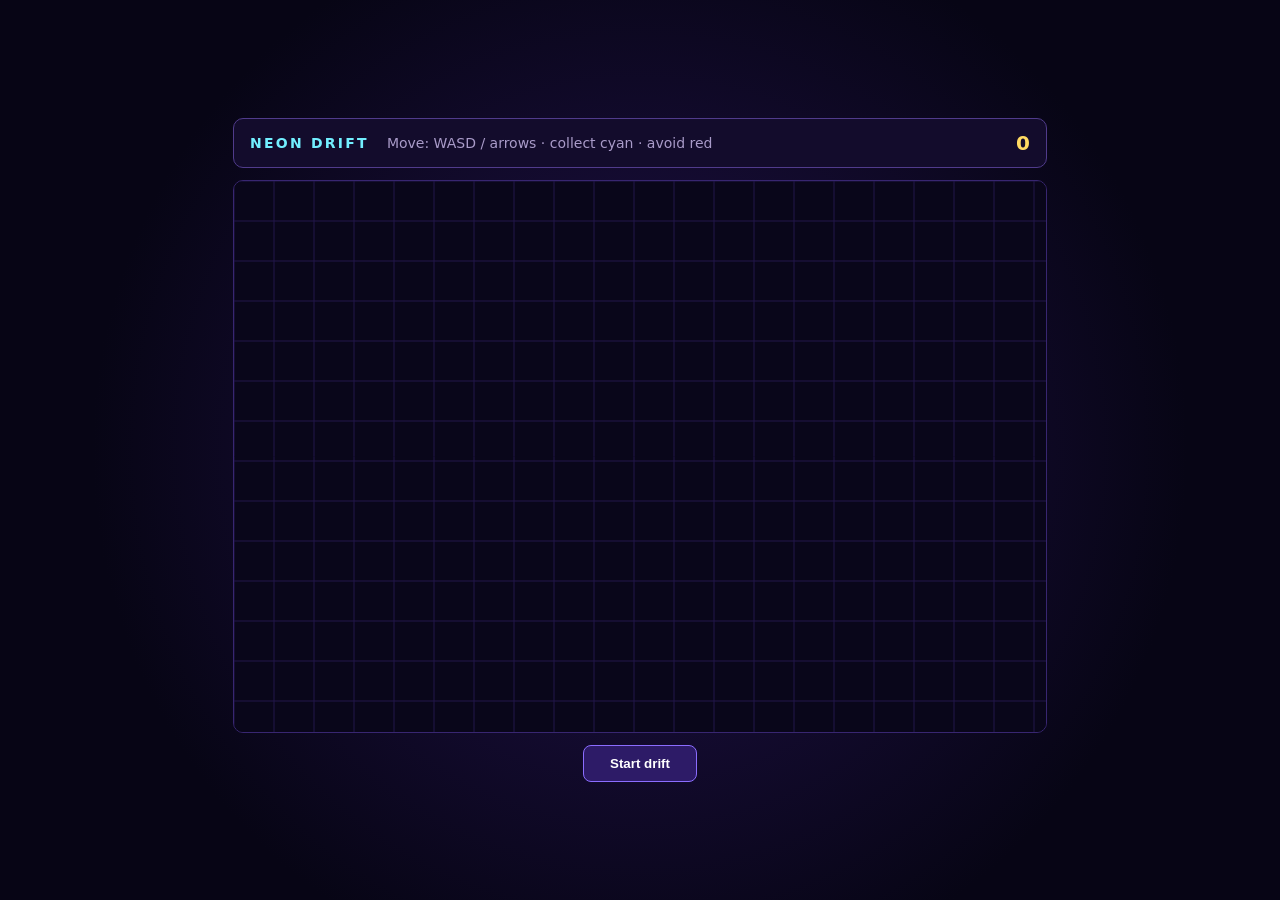
<file: arcade/games/neon-drift/index.html>
<!doctype html><html><head><meta charset="utf-8"><meta name="viewport" content="width=device-width,initial-scale=1"><title>Neon Drift</title><link rel="stylesheet" href="style.css"></head><body><main><header><b>NEON DRIFT</b><span>Move: WASD / arrows · collect cyan · avoid red</span><strong id="hud">0</strong></header><canvas id="game"></canvas><button id="start">Start drift</button></main><script src="game.js"></script></body></html>
</file>
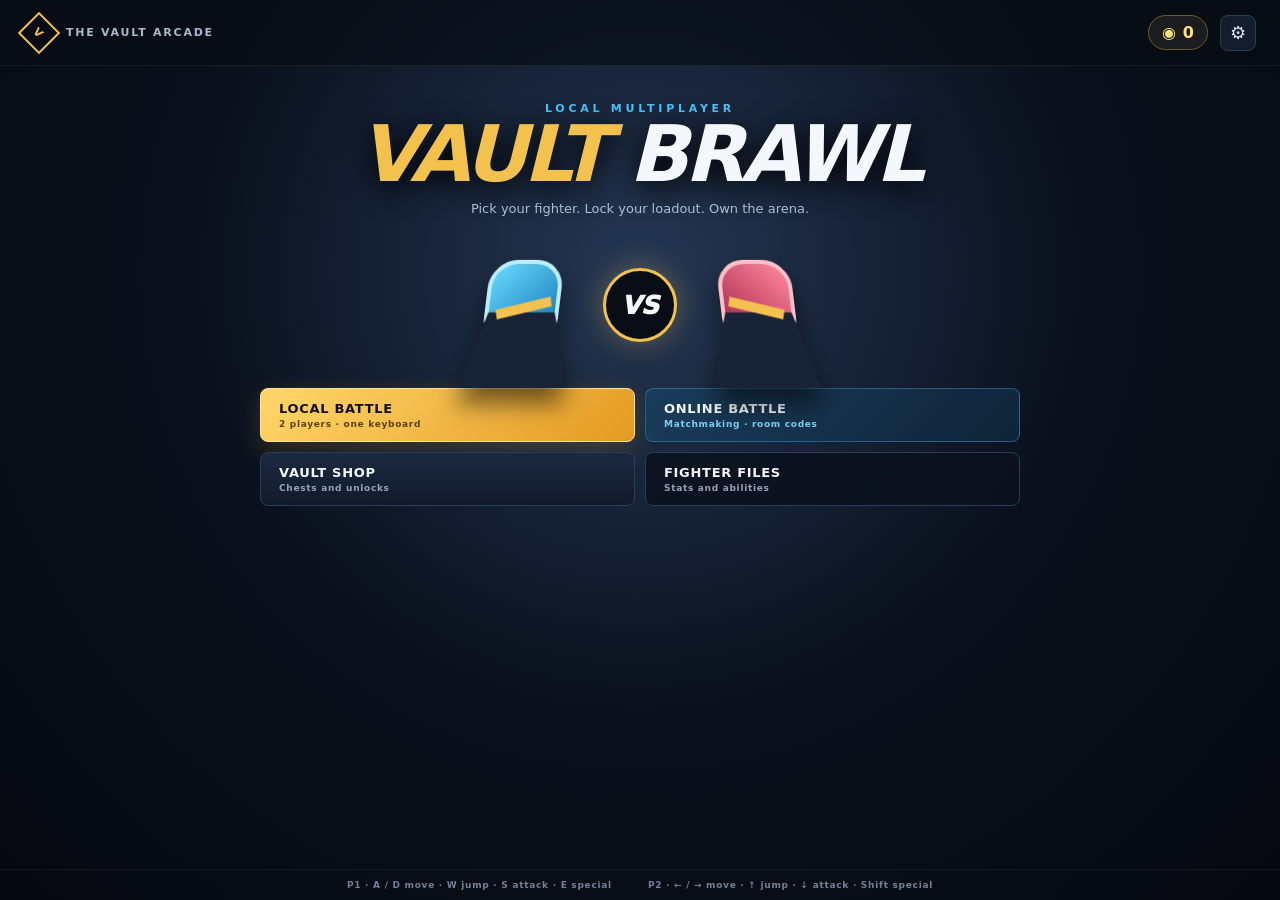
<file: arcade/games/vault-duel/index.html>
<!DOCTYPE html>
<html lang="en">
<head>
  <meta charset="UTF-8"><meta name="viewport" content="width=device-width, initial-scale=1.0">
  <title>Vault Brawl</title><link rel="stylesheet" href="/arcade/games/vault-duel/style.css">
</head>
<body><div id="app">
<section class="screen active menu-screen" id="screen-menu">
  <div class="menu-noise"></div>
  <header class="menu-top"><div class="mini-brand"><span class="vault-mark">V</span><span>THE VAULT ARCADE</span></div><div class="top-actions"><div class="coin-pill">◉ <span id="menuCoins">0</span></div><button type="button" class="icon-btn" data-go="settings" aria-label="Settings">⚙</button></div></header>
  <div class="menu-hero"><div class="hero-kicker">LOCAL MULTIPLAYER</div><h1 class="logo"><span>VAULT</span> BRAWL</h1><p class="tag">Pick your fighter. Lock your loadout. Own the arena.</p>
    <div class="versus-art" aria-hidden="true"><div class="hero-fighter hero-left"><i></i><b></b><em></em></div><div class="hero-vs">VS</div><div class="hero-fighter hero-right"><i></i><b></b><em></em></div></div>
    <div class="menu-btns menu-btns-4"><button type="button" class="btn primary big" data-go="select"><span>LOCAL BATTLE</span><small>2 players · one keyboard</small></button><button type="button" class="btn online-btn" data-go="online-menu"><span>ONLINE BATTLE</span><small>Matchmaking · room codes</small></button><button type="button" class="btn" data-go="shop"><span>VAULT SHOP</span><small>Chests and unlocks</small></button><button type="button" class="btn ghost" data-go="roster"><span>FIGHTER FILES</span><small>Stats and abilities</small></button></div>
  </div>
  <footer class="menu-footer"><span>P1 · A / D move · W jump · S attack · E special</span><span>P2 · ← / → move · ↑ jump · ↓ attack · Shift special</span></footer>
</section>

<section class="screen select-screen" id="screen-select">
  <header class="select-topbar"><button type="button" class="back-btn" data-go="menu">← BACK</button><div><span class="eyebrow">MATCH SETUP</span><h2>Choose your fighters</h2></div><div class="coin-pill sm">◉ <span id="selectCoins">0</span></div></header>
  <div class="versus-lobby">
    <article class="player-bay p1-bay" id="p1Bay"><div class="bay-heading"><span class="player-number">01</span><div><small>PLAYER ONE</small><strong id="p1Name">Vault</strong></div></div><div class="selector-stage"><button type="button" class="cycle-btn" data-cycle="1" data-dir="-1">‹</button><div class="fighter-preview" id="p1Preview"></div><button type="button" class="cycle-btn" data-cycle="1" data-dir="1">›</button></div><div class="fighter-meta" id="p1Meta"></div><button type="button" class="ready-btn" id="p1Ready"><span class="ready-icon">×</span><span class="ready-copy"><b>NOT READY</b><small>Click to lock fighter</small></span></button><div class="control-card"><kbd>A</kbd><kbd>D</kbd><span>MOVE</span><kbd>W</kbd><span>JUMP</span><kbd>S</kbd><span>ATTACK</span></div></article>
    <section class="match-column"><div class="vs-badge">VS</div><div class="mode-card"><span class="eyebrow">GAME MODE</span><strong>Classic 1v1</strong><small>3 stocks · last fighter standing</small></div><div class="stage-card"><div class="stage-head"><span class="eyebrow">STAGE</span><strong id="stageName">Random</strong></div><div class="stage-preview" id="stagePreview"></div><div class="stage-nav"><button type="button" class="cycle-btn small" data-map-cycle="-1">‹</button><span id="stageIndex">Random arena</span><button type="button" class="cycle-btn small" data-map-cycle="1">›</button></div></div><button type="button" class="btn primary fight-btn" id="startBattle" disabled>WAITING FOR PLAYERS</button></section>
    <article class="player-bay p2-bay" id="p2Bay"><div class="bay-heading"><span class="player-number">02</span><div><small>PLAYER TWO</small><strong id="p2Name">Blitz</strong></div></div><div class="selector-stage"><button type="button" class="cycle-btn" data-cycle="2" data-dir="-1">‹</button><div class="fighter-preview" id="p2Preview"></div><button type="button" class="cycle-btn" data-cycle="2" data-dir="1">›</button></div><div class="fighter-meta" id="p2Meta"></div><button type="button" class="ready-btn" id="p2Ready"><span class="ready-icon">×</span><span class="ready-copy"><b>NOT READY</b><small>Click to lock fighter</small></span></button><div class="control-card"><kbd>←</kbd><kbd>→</kbd><span>MOVE</span><kbd>↑</kbd><span>JUMP</span><kbd>↓</kbd><span>ATTACK</span></div></article>
  </div>
  <div class="fighter-dock"><span class="dock-label">FIGHTER GRID</span><div class="char-row" id="sharedChars"></div></div>
</section>

<section class="screen online-menu-screen" id="screen-online-menu">
  <div class="online-card online-card-wide">
    <button type="button" class="back-btn" data-go="menu">← BACK</button>
    <span class="eyebrow">ONLINE MULTIPLAYER</span>
    <h2>Vault Brawl Online</h2>
    <p class="online-lead">Sign in to create or join a room. Public lobbies appear in the browser below.</p>
    <div class="online-user" id="onlineUser">Checking account…</div>

    <div class="online-signin" id="onlineSigninPanel">
      <div class="signin-grid">
        <label class="signin-field"><span>Username</span><input type="text" id="onlineAuthUser" maxlength="24" autocomplete="username" spellcheck="false"></label>
        <label class="signin-field"><span>Password</span><input type="password" id="onlineAuthPass" maxlength="64" autocomplete="current-password"></label>
      </div>
      <div class="signin-actions">
        <button type="button" class="btn primary" id="onlineSigninBtn">SIGN IN</button>
        <button type="button" class="btn ghost" id="onlineRetryAuthBtn">Retry auto sign-in</button>
      </div>
    </div>

    <div class="online-actions" id="onlineActionsPanel" hidden>
      <div class="create-room-card">
        <span class="eyebrow">CREATE</span>
        <label class="signin-field"><span>Lobby name</span><input type="text" id="onlineRoomName" maxlength="32" placeholder="My Vault lobby"></label>
        <label class="public-toggle"><input type="checkbox" id="onlinePublicCheck" checked> List this room publicly</label>
        <button type="button" class="btn primary" id="onlineCreateBtn">CREATE ROOM</button>
      </div>
      <div class="join-room-card">
        <span class="eyebrow">JOIN WITH CODE</span>
        <div class="join-row">
          <input type="text" id="onlineJoinCode" maxlength="8" placeholder="ROOM CODE" autocomplete="off" spellcheck="false">
          <button type="button" class="btn" id="onlineJoinBtn">JOIN</button>
        </div>
      </div>
      <div class="public-browser">
        <div class="public-browser-head">
          <span class="eyebrow">PUBLIC LOBBIES</span>
          <button type="button" class="btn tiny" id="onlineLobbyRefresh">Refresh</button>
        </div>
        <input type="search" id="onlineLobbySearch" maxlength="32" placeholder="Search by name, host, or code…" autocomplete="off" spellcheck="false">
        <div class="public-lobby-list" id="onlineLobbyList"><div class="public-lobby-empty">Loading public lobbies…</div></div>
      </div>
    </div>

    <p class="online-note" id="onlineMenuError"></p>
    <div class="controls-help online-controls">
      <h3>Online controls</h3>
      <p><b>Move</b> A / D · <b>Jump</b> W or Space · <b>Aim</b> mouse up/down · <b>Fire</b> click · <b>Special</b> E</p>
    </div>
  </div>
</section>

<section class="screen online-lobby-screen" id="screen-online-lobby">
  <header class="select-topbar"><button type="button" class="back-btn" id="onlineLeaveBtn">← LEAVE</button><div><span class="eyebrow">ONLINE LOBBY</span><h2>Waiting room</h2></div><div class="room-code-pill"># <span id="onlineRoomCode">----</span></div></header>
  <div class="online-lobby-grid">
    <article class="player-bay p1-bay online-bay">
      <div class="bay-heading"><span class="player-number">YOU</span><div><small id="onlineMyLabel">PLAYER</small><strong id="onlineMyName">—</strong></div></div>
      <div class="selector-stage"><button type="button" class="cycle-btn" id="onlineCharPrev">‹</button><div class="fighter-preview" id="onlineMyPreview"></div><button type="button" class="cycle-btn" id="onlineCharNext">›</button></div>
      <div class="fighter-meta" id="onlineMyMeta"></div>
      <button type="button" class="ready-btn" id="onlineReadyBtn"><span class="ready-icon">×</span><span class="ready-copy"><b>NOT READY</b><small>Lock fighter to ready up</small></span></button>
    </article>
    <section class="match-column online-match-column">
      <div class="vs-badge">VS</div>
      <div class="mode-card"><span class="eyebrow">ROOM</span><strong id="onlineStatusText">Waiting for opponent…</strong><small id="onlineStatusSub">Share the room code</small></div>
      <div class="stage-card"><div class="stage-head"><span class="eyebrow">STAGE</span><strong id="onlineStageName">Random</strong></div><div class="stage-preview" id="onlineStagePreview"></div><div class="stage-nav"><button type="button" class="cycle-btn small" id="onlineMapPrev">‹</button><span id="onlineStageIndex">Random arena</span><button type="button" class="cycle-btn small" id="onlineMapNext">›</button></div></div>
      <button type="button" class="btn primary fight-btn" id="onlineStartBtn" disabled>WAITING FOR PLAYERS</button>
    </section>
    <article class="player-bay p2-bay online-bay opponent-bay">
      <div class="bay-heading"><span class="player-number">02</span><div><small>OPPONENT</small><strong id="onlineOppName">Waiting…</strong></div></div>
      <div class="selector-stage"><div class="fighter-preview" id="onlineOppPreview"><div class="waiting-slot">?</div></div></div>
      <div class="fighter-meta" id="onlineOppMeta"></div>
      <div class="ready-btn readonly" id="onlineOppReady"><span class="ready-icon">×</span><span class="ready-copy"><b>NOT READY</b><small>—</small></span></div>
    </article>
  </div>
  <p class="online-lobby-error" id="onlineLobbyError"></p>
</section>

<section class="screen" id="screen-shop"><div class="topbar"><button type="button" class="btn tiny" data-go="menu">← Menu</button><h2>Vault shop</h2><div class="coin-pill sm">◉ <span id="shopCoins">0</span></div></div><div class="chest-grid"><div class="chest-card"><div class="chest-icon normal">▣</div><h3>Vault Chest</h3><p>Common fighters and coin refunds</p><button type="button" class="btn" id="buyNormal">40 coins</button></div><div class="chest-card rare"><div class="chest-icon">◆</div><h3>Rare Chest</h3><p>Rare fighters and larger refunds</p><button type="button" class="btn gold" id="buyRare">120 coins</button></div></div><div class="shop-result" id="shopResult"></div></section>
<section class="screen" id="screen-roster"><div class="topbar"><button type="button" class="btn tiny" data-go="menu">← Menu</button><h2>Fighter files</h2><span></span></div><div class="roster-grid" id="rosterGrid"></div></section>
<section class="screen settings-screen" id="screen-settings"><div class="settings-card"><button type="button" class="close-settings" data-go="menu">×</button><span class="eyebrow">SYSTEM</span><h2>Battle settings</h2><div class="setting-row"><div><strong>Sound effects</strong><small>Menu and combat feedback</small></div><button type="button" class="toggle active" id="soundToggle">ON</button></div><div class="setting-row"><div><strong>Screen shake</strong><small>Impact motion during heavy hits</small></div><button type="button" class="toggle active" id="shakeToggle">ON</button></div><div class="controls-help"><h3>Controls</h3><p><b>P1</b> A/D move · W jump · S attack · E special</p><p><b>P2</b> Arrow keys move/jump · Down attack · Shift special</p><p><b>Match</b> Escape returns to fighter select</p></div></div></section>
<section class="screen" id="screen-battle"><canvas id="c" width="960" height="540"></canvas><div class="battle-hud" id="battleHud"></div><button type="button" class="battle-menu-btn" id="battleMenuBtn">☰</button></section>
<section class="screen" id="screen-results"><div class="result-card"><span class="eyebrow">MATCH COMPLETE</span><h2 id="resultTitle">Player 1 wins!</h2><div class="winner-preview" id="winnerPreview"></div><p id="resultDetail">+15 coins</p><div class="result-btns"><button type="button" class="btn primary" id="rematchBtn">Rematch</button><button type="button" class="btn" id="changeFightersBtn">Change fighters</button><button type="button" class="btn ghost" id="onlineResultLobbyBtn" style="display:none">Back to lobby</button><button type="button" class="btn ghost" data-go="menu">Main menu</button></div></div></section>
</div>
<script src="/arcade/games/vault-duel/data.js"></script><script src="/arcade/games/vault-duel/storage.js"></script><script src="/arcade/games/vault-duel/battle.js"></script><script src="/arcade/games/vault-duel/online.js"></script><script src="/arcade/games/vault-duel/main.js"></script>
</body></html>
</file>
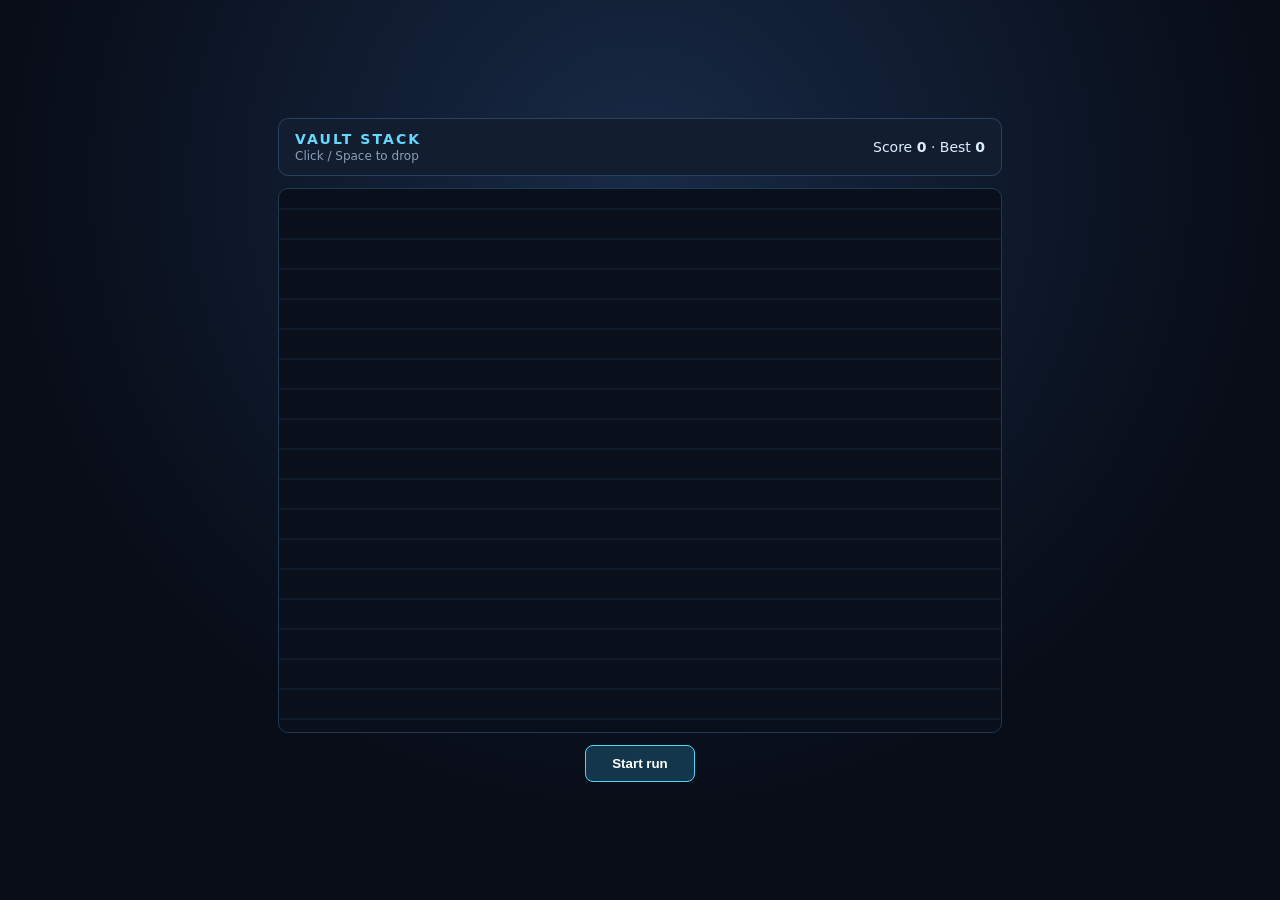
<file: arcade/games/vault-stack/index.html>
<!doctype html><html><head><meta charset="utf-8"><meta name="viewport" content="width=device-width,initial-scale=1"><title>Vault Stack</title><link rel="stylesheet" href="style.css"></head><body><main><header><div><b>VAULT STACK</b><span>Click / Space to drop</span></div><div>Score <strong id="score">0</strong> · Best <strong id="best">0</strong></div></header><canvas id="game"></canvas><button id="start">Start run</button></main><script src="game.js"></script></body></html>
</file>
<file: arcade/games/neon-drift/style.css>
*{box-sizing:border-box}html,body{margin:0;height:100%;overflow:hidden;background:#070515;color:#e8e4ff;font:14px system-ui}body{display:grid;place-items:center;background:radial-gradient(circle at center,#20114a,#070515 70%)}main{width:min(850px,100%);height:min(700px,100%);padding:18px;display:flex;flex-direction:column}header{display:flex;align-items:center;gap:18px;padding:12px 16px;border:1px solid #503b8b;background:#130c2c;border-radius:10px}header b{color:#72efff;letter-spacing:.16em}header span{flex:1;color:#a99bc9}#hud{font-size:20px;color:#ffda62}canvas{width:100%;flex:1;min-height:0;margin:12px 0;border:1px solid #382671;border-radius:10px;background:#09061a}button{align-self:center;padding:10px 26px;border:1px solid #8b6dff;border-radius:8px;background:#2d1b67;color:white;font-weight:800;cursor:pointer}
</file>
<file: arcade/games/vault-duel/style.css>
:root{--bg:#070b14;--panel:#101827;--panel2:#172338;--line:#2b3d58;--text:#f4f7fb;--muted:#92a2b8;--gold:#f2c14e;--blue:#4cc9ff;--red:#ff5f7a;--green:#55e6a5}
*{box-sizing:border-box;margin:0;padding:0}html,body,#app{width:100%;height:100%}body{overflow:hidden;background:var(--bg);color:var(--text);font-family:Inter,"Segoe UI",system-ui,sans-serif}.screen{position:absolute;inset:0;display:none;flex-direction:column;align-items:center;justify-content:center;padding:20px;overflow:auto;background:radial-gradient(circle at 50% 0,#17233a 0,transparent 50%),var(--bg)}.screen.active{display:flex}.eyebrow{font-size:10px;font-weight:900;letter-spacing:.2em;color:var(--gold)}button{font:inherit}.btn{border:1px solid var(--line);background:linear-gradient(180deg,#1b2940,#111a2a);color:var(--text);padding:12px 18px;border-radius:8px;font-size:14px;font-weight:900;letter-spacing:.05em;cursor:pointer;transition:.18s transform,.18s border-color,.18s filter}.btn:hover{transform:translateY(-2px);border-color:#5b7396;filter:brightness(1.1)}.btn.primary{background:linear-gradient(135deg,#ffd66a,#e49a22);color:#13100a;border-color:#ffe493;box-shadow:0 8px 26px #e2a62e33}.btn.gold{background:linear-gradient(135deg,#a884ff,#6949db)}.btn.ghost{background:#0b111ddd}.btn.tiny{padding:7px 11px;font-size:11px}.btn:disabled{opacity:.4;cursor:not-allowed;transform:none;filter:none}.coin-pill{display:flex;gap:7px;align-items:center;color:#ffe178;background:#1a1c1f;border:1px solid #6f5b25;border-radius:999px;padding:7px 13px;font-weight:900}.coin-pill.sm{font-size:12px;padding:6px 11px}

.menu-screen{justify-content:flex-start;padding:0;overflow:hidden;background:radial-gradient(circle at 50% 30%,#253754 0,#0a101c 50%,#05080e 100%)}.menu-noise{position:absolute;inset:0;opacity:.12;background-image:linear-gradient(90deg,transparent 49.5%,#fff1 50%,transparent 50.5%),linear-gradient(#fff08 1px,transparent 1px);background-size:120px 100%,100% 5px;pointer-events:none}.menu-top{height:66px;width:100%;display:flex;align-items:center;justify-content:space-between;padding:0 24px;border-bottom:1px solid #ffffff12;background:#070c14aa;z-index:2}.mini-brand,.top-actions{display:flex;align-items:center;gap:12px}.mini-brand{font-size:11px;font-weight:900;letter-spacing:.16em;color:#aab8ca}.vault-mark{display:grid;place-items:center;width:30px;height:30px;border:2px solid var(--gold);transform:rotate(45deg);color:var(--gold)}.vault-mark::first-letter{transform:rotate(-45deg)}.icon-btn{width:36px;height:36px;border:1px solid var(--line);border-radius:8px;background:#131d2e;color:#d9e4f2;font-size:18px;cursor:pointer}.menu-hero{position:relative;z-index:1;display:flex;flex-direction:column;align-items:center;flex:1;min-height:0;padding-top:4vh}.hero-kicker{font-size:11px;font-weight:900;letter-spacing:.34em;color:var(--blue)}.logo{font-size:clamp(44px,7vw,78px);font-style:italic;letter-spacing:-.05em;line-height:1;text-shadow:0 6px 30px #000}.logo span{color:var(--gold)}.tag{margin-top:8px;color:#aebdd0;font-size:13px}.versus-art{height:170px;width:min(620px,85vw);position:relative;display:flex;align-items:center;justify-content:center;margin:4px 0 -2px}.hero-vs{position:relative;z-index:3;width:74px;height:74px;display:grid;place-items:center;border-radius:50%;background:#080d16;border:3px solid var(--gold);font-size:25px;font-style:italic;font-weight:1000;box-shadow:0 0 30px #f2c14e55}.hero-fighter{position:absolute;width:145px;height:145px;bottom:0;filter:drop-shadow(0 16px 12px #0008)}.hero-left{left:19%;transform:skew(-7deg)}.hero-right{right:19%;transform:scaleX(-1) skew(-7deg)}.hero-fighter i{position:absolute;width:74px;height:76px;border-radius:28px 28px 18px 18px;background:linear-gradient(135deg,#67dbff,#1878b5);left:36px;top:15px;border:4px solid #bcedff}.hero-right i{background:linear-gradient(135deg,#ff8a9c,#a8254d);border-color:#ffc0ca}.hero-fighter b{position:absolute;width:110px;height:76px;left:18px;top:67px;background:#182337;clip-path:polygon(20% 0,80% 0,100% 100%,0 100%)}.hero-fighter em{position:absolute;width:55px;height:10px;background:var(--gold);top:58px;left:47px;transform:rotate(-14deg)}.menu-btns{display:grid;grid-template-columns:1.4fr 1fr 1fr;gap:10px;width:min(720px,92vw)}.menu-btns .btn{display:flex;flex-direction:column;align-items:flex-start;text-align:left}.menu-btns .btn span{font-size:13px}.menu-btns .btn small{margin-top:3px;font-size:9px;font-weight:600;color:#93a3b9}.menu-btns .primary small{color:#5c4316}.menu-footer{width:100%;display:flex;justify-content:center;gap:36px;padding:10px;color:#718198;font-size:9px;font-weight:800;letter-spacing:.08em;border-top:1px solid #ffffff0d}

.select-screen{justify-content:flex-start;padding:0;background:linear-gradient(90deg,#0b2031 0,#0a101b 43%,#0a101b 57%,#24121e 100%)}.select-topbar{height:70px;width:100%;display:grid;grid-template-columns:1fr auto 1fr;align-items:center;padding:0 20px;border-bottom:1px solid #ffffff18;background:#060a11cc}.select-topbar>div{text-align:center}.select-topbar h2{font-size:19px;text-transform:uppercase;letter-spacing:.06em}.select-topbar .coin-pill{justify-self:end}.back-btn{justify-self:start;background:none;border:0;color:#aab9ca;font-size:11px;font-weight:900;cursor:pointer}.versus-lobby{display:grid;grid-template-columns:minmax(250px,1fr) minmax(190px,250px) minmax(250px,1fr);width:100%;flex:1;min-height:400px}.player-bay{position:relative;padding:16px 26px 12px;display:flex;flex-direction:column;align-items:center;overflow:hidden}.player-bay::before{content:"";position:absolute;inset:0;background:linear-gradient(180deg,#4cc9ff12,transparent 65%);pointer-events:none}.p2-bay::before{background:linear-gradient(180deg,#ff5f7a12,transparent 65%)}.bay-heading{width:100%;display:flex;gap:10px;align-items:center;z-index:1}.bay-heading small{display:block;font-size:9px;font-weight:900;letter-spacing:.2em;color:#8ea3bb}.bay-heading strong{font-size:24px;text-transform:uppercase;font-style:italic}.player-number{font-size:28px;font-weight:1000;color:var(--blue);opacity:.5}.p2-bay .player-number{color:var(--red)}.selector-stage{display:grid;grid-template-columns:42px 1fr 42px;align-items:center;width:100%;max-width:390px;flex:1;min-height:160px}.cycle-btn{width:40px;height:56px;border:1px solid #456482;background:#101b2c;color:#e9f7ff;font-size:35px;line-height:1;border-radius:8px;cursor:pointer}.cycle-btn:hover{border-color:var(--gold);color:var(--gold)}.fighter-preview{position:relative;height:190px;display:flex;align-items:center;justify-content:center}.fighter-model{position:relative;width:104px;height:160px;filter:drop-shadow(0 20px 13px #0009)}.fighter-model::before{content:"";position:absolute;width:78px;height:73px;left:13px;top:4px;border-radius:30px 30px 20px 20px;background:var(--fighter);border:4px solid color-mix(in srgb,var(--fighter),white 35%);box-shadow:inset 0 -15px 0 var(--accent)}.fighter-model::after{content:"";position:absolute;width:96px;height:89px;left:4px;top:68px;background:linear-gradient(90deg,var(--accent),var(--fighter));clip-path:polygon(17% 0,83% 0,100% 88%,72% 100%,50% 82%,28% 100%,0 88%)}.fighter-face{position:absolute;z-index:2;top:34px;left:32px;width:40px;height:11px;border-top:6px solid #08101a;border-radius:50%;box-shadow:0 10px 0 -3px #08101a}.fighter-weapon{position:absolute;z-index:3;width:72px;height:10px;background:var(--weapon);right:-33px;top:83px;transform:rotate(-13deg);box-shadow:0 0 12px var(--weapon)}.fighter-platform{position:absolute;bottom:2px;width:170px;height:28px;border-radius:50%;background:#ffffff12;border:1px solid #ffffff20;box-shadow:0 0 35px color-mix(in srgb,var(--fighter),transparent 45%)}.fighter-meta{display:grid;grid-template-columns:repeat(3,1fr);gap:6px;width:100%;max-width:360px;margin-bottom:10px}.stat{padding:6px;text-align:center;background:#07101c88;border:1px solid #ffffff12;border-radius:6px}.stat b{display:block;font-size:13px}.stat small{font-size:8px;color:#8292a8}.ready-btn{display:flex;align-items:center;justify-content:center;gap:10px;width:100%;max-width:360px;padding:8px;border:1px solid #47566c;background:#0b111b;color:#b7c2d0;border-radius:8px;cursor:pointer}.ready-icon{font-size:32px;color:var(--red);font-weight:300}.ready-copy{text-align:left}.ready-copy b,.ready-copy small{display:block}.ready-copy b{font-size:15px}.ready-copy small{font-size:9px;color:#77879c}.ready-btn.ready{border-color:var(--green);background:#0f2a24;color:#eafff7}.ready-btn.ready .ready-icon{color:var(--green)}.ready-btn.ready .ready-copy small{color:#8ed4bb}.player-bay.ready{box-shadow:inset 0 0 45px #55e6a522}.control-card{display:flex;align-items:center;gap:5px;margin-top:8px;color:#78899f;font-size:8px;font-weight:900}.control-card kbd{display:grid;place-items:center;min-width:20px;height:20px;padding:0 4px;background:#dce8f6;color:#182335;border-radius:3px;box-shadow:0 2px 0 #718196}.match-column{position:relative;z-index:2;display:flex;flex-direction:column;justify-content:center;align-items:center;gap:10px;padding:14px;border-left:1px solid #ffffff12;border-right:1px solid #ffffff12;background:#070c14bb}.vs-badge{width:64px;height:64px;display:grid;place-items:center;border-radius:50%;background:#121a28;border:2px solid var(--gold);font-size:23px;font-weight:1000;font-style:italic;color:var(--gold);box-shadow:0 0 28px #f2c14e2e}.mode-card,.stage-card{width:100%;padding:10px;border:1px solid var(--line);background:#111a29;border-radius:8px;text-align:center}.mode-card strong,.mode-card small{display:block}.mode-card strong{margin:3px 0;font-size:14px}.mode-card small{font-size:9px;color:#8293a8}.stage-head{display:flex;justify-content:space-between;align-items:center}.stage-head strong{font-size:11px}.stage-preview{height:72px;margin:8px 0;border-radius:5px;overflow:hidden;position:relative;border:1px solid #ffffff22}.stage-preview::after{content:"";position:absolute;left:12%;right:12%;bottom:15px;height:9px;background:var(--stage-accent,#4cc9ff);box-shadow:0 0 12px var(--stage-accent,#4cc9ff)}.stage-nav{display:flex;align-items:center;justify-content:space-between;font-size:9px;color:#8798ad}.cycle-btn.small{width:25px;height:25px;font-size:19px}.fight-btn{width:100%;font-size:11px;padding:10px}.fighter-dock{width:100%;min-height:91px;padding:8px 18px 10px;border-top:1px solid #ffffff18;background:#050910dd}.dock-label{display:block;text-align:center;font-size:8px;font-weight:900;letter-spacing:.2em;color:#6f8095;margin-bottom:5px}.char-row{display:flex;justify-content:center;gap:6px;flex-wrap:wrap}.char-card{position:relative;width:72px;height:56px;border:1px solid #30425d;background:#101927;border-radius:6px;color:#dce6f3;cursor:pointer;overflow:hidden}.char-card:hover{border-color:var(--gold)}.char-card.selected-p1{box-shadow:inset 4px 0 var(--blue)}.char-card.selected-p2{box-shadow:inset -4px 0 var(--red)}.char-card.locked{opacity:.32;cursor:not-allowed}.char-card .mini-head{position:absolute;width:30px;height:30px;border-radius:12px;background:var(--fighter);left:21px;top:5px;border:2px solid var(--accent)}.char-card .char-name{position:absolute;bottom:3px;left:2px;right:2px;font-size:8px;font-weight:900;text-transform:uppercase}.rare-tag{position:absolute;right:2px;top:2px;font-size:6px;color:#d6c8ff}

.topbar{width:min(760px,100%);display:flex;align-items:center;justify-content:space-between;margin-bottom:20px}.chest-grid{display:grid;grid-template-columns:repeat(2,minmax(210px,1fr));gap:14px;width:min(520px,100%)}.chest-card,.roster-card,.settings-card,.result-card{background:linear-gradient(145deg,#172238,#0e1625);border:1px solid var(--line);border-radius:12px}.chest-card{padding:22px;text-align:center}.chest-card.rare{border-color:#8f6ee4}.chest-icon{font-size:42px;color:var(--gold)}.chest-card h3{margin:8px 0;color:var(--gold)}.chest-card p{font-size:11px;color:var(--muted);margin-bottom:14px}.shop-result{margin-top:14px;color:var(--blue);font-weight:800}.roster-grid{width:min(760px,100%);display:grid;grid-template-columns:repeat(2,1fr);gap:9px}.roster-card{display:flex;gap:12px;padding:12px}.roster-card.locked{opacity:.45}.char-swatch{width:42px;height:55px;border-radius:10px;flex:none}.roster-card .rarity{font-size:9px;color:var(--gold);margin:2px 0}.roster-card p{font-size:10px;color:var(--muted)}.owned,.locked-tag{font-size:9px;font-weight:900}.owned{color:var(--green)}.locked-tag{color:#8a97a8}.settings-card{position:relative;width:min(460px,92vw);padding:28px}.settings-card h2{margin:4px 0 18px}.close-settings{position:absolute;right:12px;top:10px;background:none;border:0;color:#9aa9bb;font-size:26px;cursor:pointer}.setting-row{display:flex;justify-content:space-between;align-items:center;padding:13px 0;border-top:1px solid #ffffff12}.setting-row strong,.setting-row small{display:block}.setting-row small{font-size:10px;color:var(--muted)}.toggle{border:1px solid #39516c;background:#101825;color:#7e8fa5;padding:6px 10px;border-radius:999px;font-size:10px;font-weight:900;cursor:pointer}.toggle.active{color:#072016;background:var(--green);border-color:var(--green)}.controls-help{margin-top:14px;padding:13px;background:#090f19;border-radius:8px}.controls-help h3{font-size:12px;margin-bottom:7px;color:var(--gold)}.controls-help p{font-size:10px;color:#a8b5c6;margin:4px 0}

#screen-battle{padding:6px;background:#05080d}#screen-battle canvas{display:block;border:1px solid #31435d;border-radius:8px;max-width:100%;max-height:calc(100% - 12px);box-shadow:0 15px 45px #000}.battle-hud{position:absolute;top:12px;left:12px;right:12px;display:flex;justify-content:space-between;pointer-events:none}.bh{width:180px;padding:8px 11px;background:#07101ddd;border:1px solid #31445f;border-radius:8px}.bh2{text-align:right;margin-left:auto}.bh-name{font-size:11px;font-weight:900}.hp-bar{height:7px;background:#27364a;border-radius:4px;overflow:hidden;margin:4px 0}.hp-fill{height:100%;background:linear-gradient(90deg,var(--blue),var(--green))}.bh2 .hp-fill{background:linear-gradient(90deg,var(--gold),var(--red))}.bh-hp{font-size:9px;color:#9daabd}.bh-stock{display:block;color:var(--red);font-size:11px;letter-spacing:2px}.battle-menu-btn{position:absolute;bottom:14px;right:14px;width:38px;height:38px;border-radius:8px;border:1px solid #435570;background:#08101cdd;color:#e7eef8;cursor:pointer}.result-card{width:min(430px,92vw);padding:30px;text-align:center}.result-card h2{font-size:30px;margin:6px 0;color:var(--gold)}.winner-preview{height:110px;display:flex;align-items:center;justify-content:center}.winner-preview .fighter-model{transform:scale(.63)}.result-card p{color:#b1bdcc;margin-bottom:16px}.result-btns{display:flex;gap:8px;justify-content:center;flex-wrap:wrap}

.menu-btns.menu-btns-4{grid-template-columns:repeat(2,minmax(0,1fr));width:min(760px,92vw)}.menu-btns .online-btn{background:linear-gradient(135deg,#1a3d5c,#0f2438);border-color:#4cc9ff55}.menu-btns .online-btn small{color:#7ecff0}

.online-card{position:relative;width:min(520px,92vw);padding:28px 28px 22px;background:linear-gradient(145deg,#172238,#0e1625);border:1px solid var(--line);border-radius:12px;text-align:center}.online-card-wide{width:min(680px,94vw);text-align:left}.online-card h2{margin:6px 0 8px;font-size:28px;text-align:center}.online-lead{color:var(--muted);font-size:12px;margin-bottom:16px;text-align:center}.online-user{margin-bottom:14px;padding:10px 12px;border-radius:8px;background:#0a121dcc;border:1px solid #31435d;color:#c6d4e6;font-size:12px;font-weight:800}.online-signin{margin-bottom:14px;padding:14px;border:1px solid #31435d;border-radius:10px;background:#0a1018cc}.signin-grid{display:grid;grid-template-columns:1fr 1fr;gap:10px;margin-bottom:10px}.signin-field{display:grid;gap:4px;text-align:left}.signin-field span{font-size:9px;font-weight:900;letter-spacing:.12em;color:#8ea3bb}.signin-field input{padding:10px 12px;border-radius:8px;border:1px solid #3a506c;background:#070c14;color:#f4f7fb;font:inherit;font-weight:700}.signin-actions{display:flex;gap:8px;flex-wrap:wrap}.signin-actions .btn.primary{flex:1}.create-room-card,.join-room-card,.public-browser{padding:12px;border:1px solid #31435d;border-radius:10px;background:#0a1018aa;margin-bottom:10px}.create-room-card .btn.primary,.join-room-card .btn{width:100%;margin-top:8px}.public-toggle{display:flex;align-items:center;gap:8px;margin-top:8px;font-size:11px;font-weight:700;color:#b7c4d4;cursor:pointer}.public-browser-head{display:flex;align-items:center;justify-content:space-between;margin-bottom:8px}.public-browser input[type=search],.public-browser #onlineLobbySearch{width:100%;padding:10px 12px;border-radius:8px;border:1px solid #3a506c;background:#070c14;color:#f4f7fb;font:inherit;margin-bottom:8px}.public-lobby-list{display:grid;gap:6px;max-height:220px;overflow:auto}.public-lobby-row{display:flex;align-items:center;justify-content:space-between;gap:10px;width:100%;padding:10px 12px;border:1px solid #31435d;border-radius:8px;background:#101927;color:#e7eef8;text-align:left;cursor:pointer}.public-lobby-row:hover{border-color:#4cc9ff88}.public-lobby-row.full{opacity:.45;cursor:not-allowed}.public-lobby-row .pl-main{display:grid;gap:2px}.public-lobby-row .pl-main strong{font-size:12px}.public-lobby-row .pl-main small{font-size:10px;color:#93a3b8}.public-lobby-row .pl-meta{display:grid;text-align:right;gap:2px}.public-lobby-row .pl-meta b{font-size:12px;color:#9fe5ff}.public-lobby-row .pl-meta small{font-size:10px;color:#93a3b8}.public-lobby-empty{padding:16px 8px;text-align:center;color:#8293a8;font-size:11px;font-weight:700}.online-lobby-screen{justify-content:flex-start;padding:0}.online-lobby-grid{display:grid;grid-template-columns:minmax(220px,1fr) minmax(190px,250px) minmax(220px,1fr);width:100%;flex:1;min-height:400px}.room-code-pill{display:flex;align-items:center;gap:6px;padding:7px 13px;border-radius:999px;background:#122033;border:1px solid #4cc9ff66;color:#9fe5ff;font-weight:900;font-size:12px;letter-spacing:.12em}.online-match-column .fight-btn{margin-top:4px}.ready-btn.readonly{cursor:default;opacity:.92}.waiting-slot{width:104px;height:160px;display:grid;place-items:center;font-size:64px;color:#4cc9ff44;font-weight:1000;border:2px dashed #31435d;border-radius:12px}.opponent-bay .selector-stage{grid-template-columns:1fr}

@media(max-width:780px){.versus-lobby{grid-template-columns:1fr 150px 1fr}.player-bay{padding:12px 8px}.control-card{display:none}.fighter-preview{height:150px}.fighter-model{transform:scale(.82)}.menu-btns{grid-template-columns:1fr}.versus-art{height:125px}.hero-fighter{transform:scale(.75)}.hero-right{transform:scaleX(-1) scale(.75)}.menu-footer{display:none}.fighter-dock{min-height:78px}.char-card{width:58px}.select-topbar{height:60px}.online-lobby-grid{grid-template-columns:1fr 150px 1fr}.signin-grid{grid-template-columns:1fr}}@media(max-width:560px){.screen{overflow:auto}.versus-lobby{grid-template-columns:1fr 1fr}.match-column{grid-column:1/-1;grid-row:2;flex-direction:row;flex-wrap:wrap}.vs-badge{display:none}.mode-card,.stage-card{width:46%}.fighter-dock{position:relative}.select-screen{overflow:auto}.roster-grid{grid-template-columns:1fr}}
.online-note,.online-lobby-error{min-height:18px;color:var(--red);font-size:11px;font-weight:700;margin-top:8px;text-align:center}.online-controls{margin-top:14px}.join-row{display:grid;grid-template-columns:1fr auto;gap:8px}.join-row input{padding:12px 14px;border-radius:8px;border:1px solid #3a506c;background:#0a1018;color:#f4f7fb;font:inherit;font-weight:900;letter-spacing:.18em;text-transform:uppercase;text-align:center}
.special-label{grid-column:1/-1;text-align:center;color:var(--gold);font-size:9px;font-weight:900;letter-spacing:.08em}
.p1-bay .control-card::after{content:"E  SPECIAL"}.p2-bay .control-card::after{content:"SHIFT  SPECIAL"}.control-card::after{margin-left:3px;color:var(--gold);font-weight:900}
.bh-special{display:block;margin-top:4px;font-size:8px;color:#b7c4d4;text-transform:uppercase}.bh-special i{display:block;height:3px;margin-top:2px;background:#24344a;border-radius:3px;overflow:hidden}.bh-special b{display:block;height:100%;background:var(--gold);transition:width .08s linear}
</file>
<file: arcade/games/vault-stack/style.css>
*{box-sizing:border-box}html,body{margin:0;height:100%;overflow:hidden;background:#080d18;color:#dcecff;font:14px system-ui}body{display:grid;place-items:center;background:radial-gradient(circle at 50% 20%,#172a46,#080d18 65%)}main{width:min(760px,100%);height:min(700px,100%);display:flex;flex-direction:column;padding:18px}header{display:flex;justify-content:space-between;gap:15px;align-items:center;padding:12px 16px;background:#121e30;border:1px solid #29415f;border-radius:10px}header b{display:block;color:#65d8ff;letter-spacing:.15em}header span{font-size:12px;color:#89a0b8}canvas{flex:1;width:100%;min-height:0;margin:12px 0;border:1px solid #213853;border-radius:10px;background:#090f1b}button{align-self:center;border:1px solid #4dd7ff;background:#14364a;color:white;border-radius:8px;padding:10px 26px;font-weight:800;cursor:pointer}button:hover{filter:brightness(1.2)}
</file>
